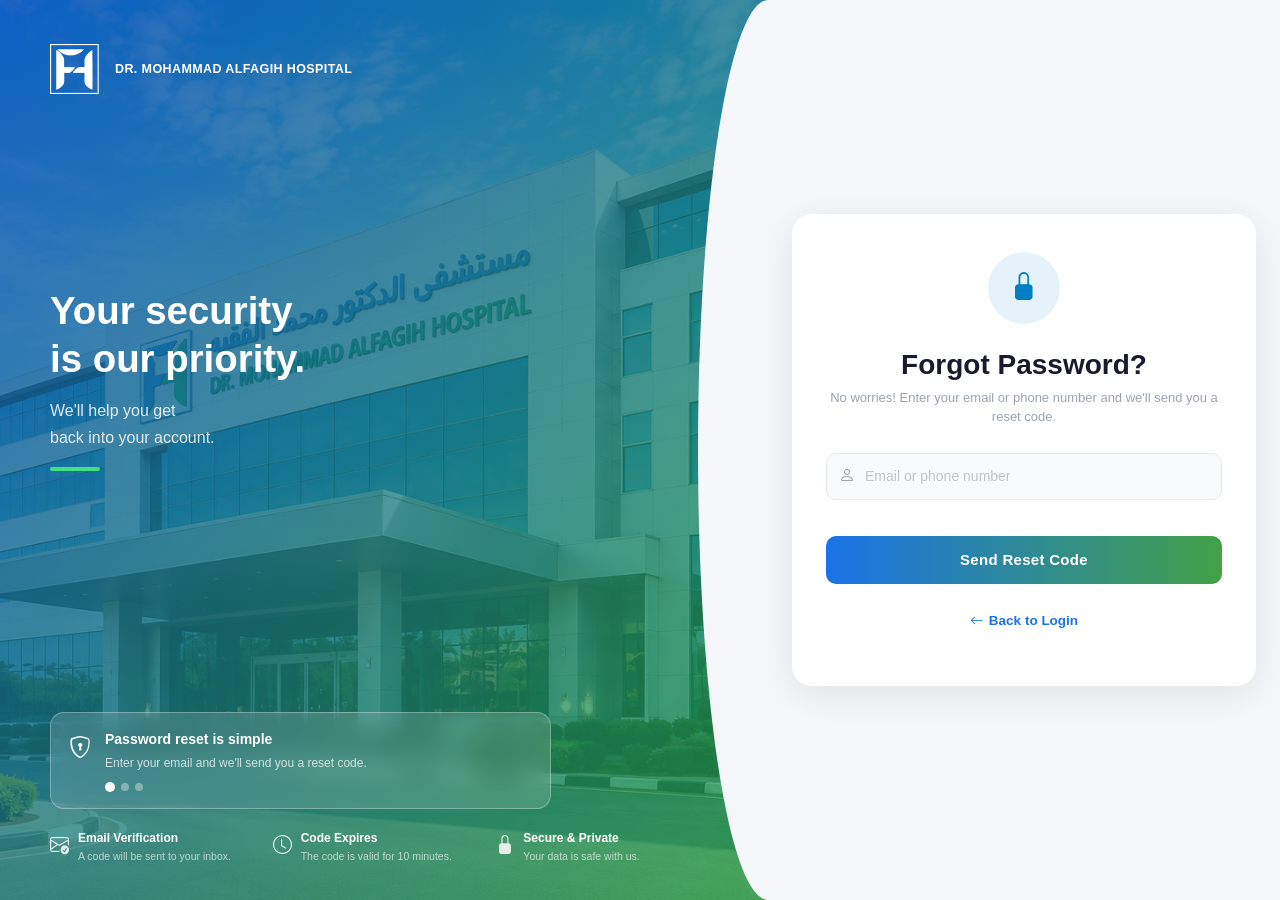
<file: forgot-password.html>
<!DOCTYPE html>
<html lang="en">

<head>
    <meta charset="UTF-8">
    <meta name="viewport" content="width=device-width, initial-scale=1.0">
    <link href="https://cdn.jsdelivr.net/npm/bootstrap@5.3.3/dist/css/bootstrap.min.css" rel="stylesheet">
    <link rel="stylesheet" href="https://cdnjs.cloudflare.com/ajax/libs/font-awesome/6.5.1/css/all.min.css">
    <link rel="stylesheet" href="https://cdn.jsdelivr.net/npm/bootstrap-icons@1.11.3/font/bootstrap-icons.min.css">
    <link rel="stylesheet" href="./logstyle.css">
    <link rel="stylesheet" href="./forgot.css">
    <title>Forgot Password - Alfagih Hospital</title>
</head>

<body>

    <div class="login-wrapper">

        <!-- ══ LEFT PANEL (same as login) ══ -->
        <div class="left-panel d-none d-lg-flex flex-column justify-content-between">

            <div class="logo-section d-flex align-items-center gap-3">
                <img src="./media/origin icon.png" alt="Hospital Logo" class="logo-img">
                <div class="brand-titles">
                    <h1 class="brand-en m-0">DR. MOHAMMAD ALFAGIH HOSPITAL</h1>
                </div>
            </div>

            <div class="hero-content mb-5">
                <h2 class="hero-title fw-bold">
                    Your security<br>is our priority.
                </h2>
                <p class="hero-sub">We'll help you get<br>back into your account.</p>
                <div class="hero-underline"></div>
            </div>

            <div class="bottom-section">
                <div class="info-card">
                    <i class="bi bi-shield-lock info-card-icon"></i>
                    <div>
                        <p class="info-card-title">Password reset is simple</p>
                        <p class="info-card-sub">Enter your email and we'll send you a reset code.</p>
                        <div class="info-dots">
                            <span class="dot dot-active"></span>
                            <span class="dot"></span>
                            <span class="dot"></span>
                        </div>
                    </div>
                </div>

                <div class="stats-row">
                    <div class="stat-item">
                        <i class="bi bi-envelope-check stat-icon"></i>
                        <div>
                            <p class="stat-label">Email Verification</p>
                            <p class="stat-desc">A code will be sent to your inbox.</p>
                        </div>
                    </div>
                    <div class="stat-item">
                        <i class="bi bi-clock stat-icon"></i>
                        <div>
                            <p class="stat-label">Code Expires</p>
                            <p class="stat-desc">The code is valid for 10 minutes.</p>
                        </div>
                    </div>
                    <div class="stat-item">
                        <i class="bi bi-lock-fill stat-icon"></i>
                        <div>
                            <p class="stat-label">Secure & Private</p>
                            <p class="stat-desc">Your data is safe with us.</p>
                        </div>
                    </div>
                </div>
            </div>

        </div>

        <!-- ══ RIGHT PANEL ══ -->
        <div class="right-panel d-flex align-items-center justify-content-center">
            <div class="login-card forgot-card">

                <!-- Icon -->
                <div class="forgot-icon-wrap mx-auto mb-4">
                    <i class="bi bi-lock-fill"></i>
                </div>

                <h2 class="card-title">Forgot Password?</h2>
                <p class="card-sub">No worries! Enter your email or phone number and we'll send you a reset code.</p>

                <!-- Input -->
                <div class="input-wrap mb-3" style="position:relative; padding-bottom:20px;">
                    <span class="input-icon"><i class="bi bi-person"></i></span>
                    <input type="text" class="login-input" id="forgotIdentifier"
                        placeholder="Email or phone number" autocomplete="off">
                    <p class="field-error-slot" style="
                        position:absolute; bottom:2px; left:4px; margin:0;
                        font-size:11.5px; color:#e53e3e;
                        display:flex; align-items:center; gap:4px;
                    "></p>
                </div>

                <!-- Send button -->
                <button class="btn-signin w-100 mb-3" id="sendCodeBtn">Send Reset Code</button>

                <!-- Back -->
                <p class="text-center mt-2">
                    <a href="login.html" class="forgot-back-link">
                        <i class="bi bi-arrow-left"></i> Back to Login
                    </a>
                </p>

            </div>
        </div>

    </div>

    <script src="https://cdn.jsdelivr.net/npm/bootstrap@5.3.3/dist/js/bootstrap.bundle.min.js"></script>
    <script src="./validation.js"></script>
</body>

</html>
</file>
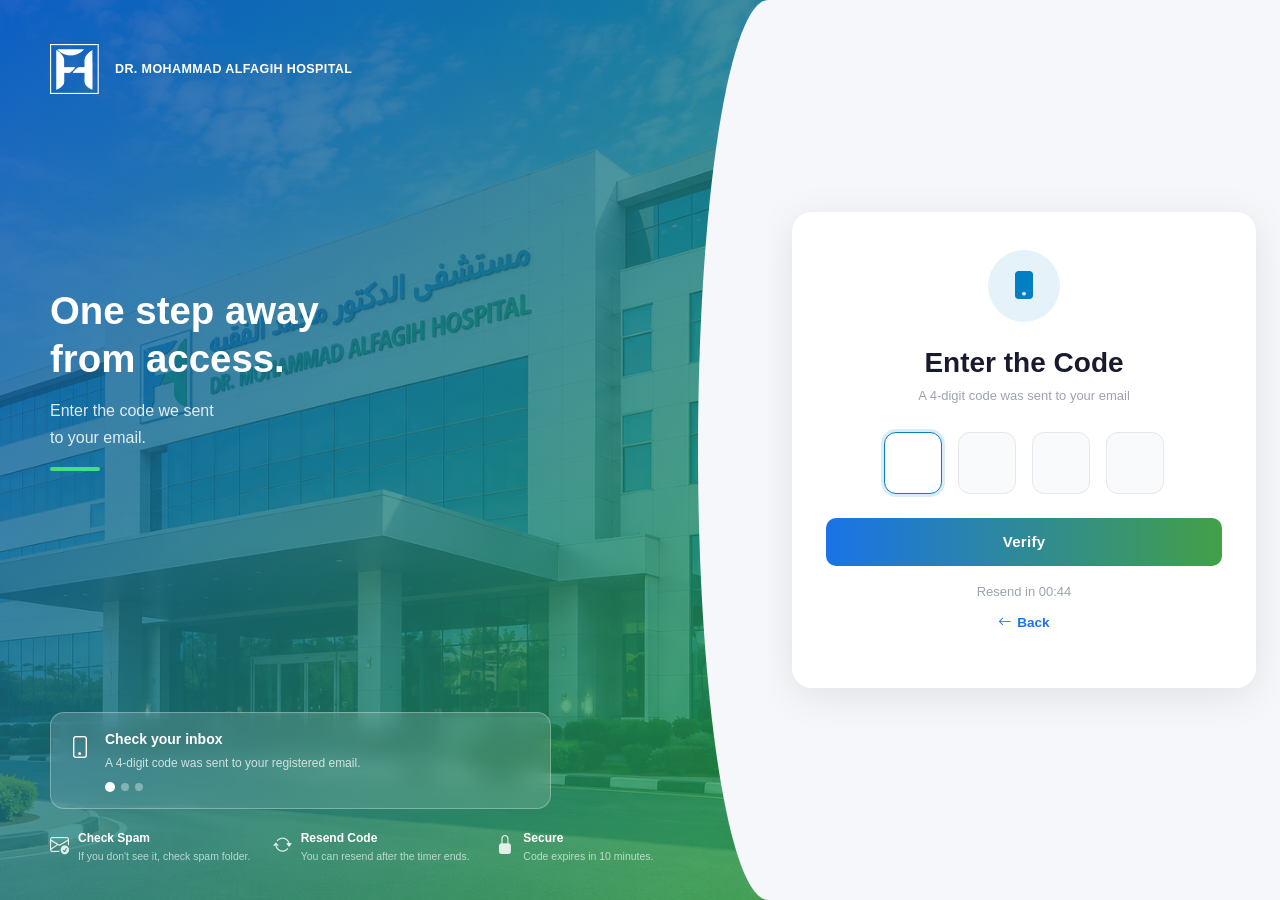
<file: otp.html>
<!DOCTYPE html>
<html lang="en">

<head>
    <meta charset="UTF-8">
    <meta name="viewport" content="width=device-width, initial-scale=1.0">
    <link href="https://cdn.jsdelivr.net/npm/bootstrap@5.3.3/dist/css/bootstrap.min.css" rel="stylesheet">
    <link rel="stylesheet" href="https://cdnjs.cloudflare.com/ajax/libs/font-awesome/6.5.1/css/all.min.css">
    <link rel="stylesheet" href="https://cdn.jsdelivr.net/npm/bootstrap-icons@1.11.3/font/bootstrap-icons.min.css">
    <link rel="stylesheet" href="./logstyle.css">
    <link rel="stylesheet" href="./forgot.css">
    <title>Enter Code - Alfagih Hospital</title>
</head>

<body>

    <div class="login-wrapper">

        <!-- ══ LEFT PANEL ══ -->
        <div class="left-panel d-none d-lg-flex flex-column justify-content-between">

            <div class="logo-section d-flex align-items-center gap-3">
                <img src="./media/origin icon.png" alt="Hospital Logo" class="logo-img">
                <div class="brand-titles">
                    <h1 class="brand-en m-0">DR. MOHAMMAD ALFAGIH HOSPITAL</h1>
                </div>
            </div>

            <div class="hero-content mb-5">
                <h2 class="hero-title fw-bold">
                    One step away<br>from access.
                </h2>
                <p class="hero-sub">Enter the code we sent<br>to your email.</p>
                <div class="hero-underline"></div>
            </div>

            <div class="bottom-section">
                <div class="info-card">
                    <i class="bi bi-phone info-card-icon"></i>
                    <div>
                        <p class="info-card-title">Check your inbox</p>
                        <p class="info-card-sub">A 4-digit code was sent to your registered email.</p>
                        <div class="info-dots">
                            <span class="dot dot-active"></span>
                            <span class="dot"></span>
                            <span class="dot"></span>
                        </div>
                    </div>
                </div>

                <div class="stats-row">
                    <div class="stat-item">
                        <i class="bi bi-envelope-check stat-icon"></i>
                        <div>
                            <p class="stat-label">Check Spam</p>
                            <p class="stat-desc">If you don't see it, check spam folder.</p>
                        </div>
                    </div>
                    <div class="stat-item">
                        <i class="bi bi-arrow-repeat stat-icon"></i>
                        <div>
                            <p class="stat-label">Resend Code</p>
                            <p class="stat-desc">You can resend after the timer ends.</p>
                        </div>
                    </div>
                    <div class="stat-item">
                        <i class="bi bi-lock-fill stat-icon"></i>
                        <div>
                            <p class="stat-label">Secure</p>
                            <p class="stat-desc">Code expires in 10 minutes.</p>
                        </div>
                    </div>
                </div>
            </div>

        </div>

        <!-- ══ RIGHT PANEL ══ -->
        <div class="right-panel d-flex align-items-center justify-content-center">
            <div class="login-card otp-card">

                <!-- Icon -->
                <div class="forgot-icon-wrap mx-auto mb-4">
                    <i class="bi bi-phone-fill"></i>
                </div>

                <h2 class="card-title">Enter the Code</h2>
                <p class="card-sub" id="otpSubText">A 4-digit code was sent to your email</p>

                <!-- 4 OTP boxes -->
                <div class="otp-boxes d-flex justify-content-center gap-3 mb-4">
                    <input class="otp-input" id="otp1" type="text" maxlength="1" inputmode="numeric">
                    <input class="otp-input" id="otp2" type="text" maxlength="1" inputmode="numeric">
                    <input class="otp-input" id="otp3" type="text" maxlength="1" inputmode="numeric">
                    <input class="otp-input" id="otp4" type="text" maxlength="1" inputmode="numeric">
                </div>

                <!-- Error message -->
                <p id="otpError" class="otp-error-msg mb-3" style="display:none;">
                    <i class="bi bi-exclamation-circle-fill"></i>
                    <span id="otpErrorText">Incorrect code. Please try again.</span>
                </p>

                <!-- Verify button -->
                <button class="btn-signin w-100 mb-3" id="verifyBtn">Verify</button>

                <!-- Resend row -->
                <p class="text-center resend-row">
                    <span id="resendTimer" class="resend-timer">Resend in <span id="timerCount">00:45</span></span>
                    <a href="#" id="resendLink" class="resend-link" style="display:none;">Resend</a>
                </p>

                <!-- Back -->
                <p class="text-center mt-2">
                    <a href="forgot-password.html" class="forgot-back-link">
                        <i class="bi bi-arrow-left"></i> Back
                    </a>
                </p>

            </div>
        </div>

    </div>

    <script src="https://cdn.jsdelivr.net/npm/bootstrap@5.3.3/dist/js/bootstrap.bundle.min.js"></script>
    <script src="./validation.js"></script>
</body>

</html>
</file>
<file: logstyle.css>
*, *::before, *::after {
    margin: 0;
    padding: 0;
    box-sizing: border-box;
}

html, body {
    height: 100%;
    font-family: "Segoe UI", Tahoma, Geneva, Verdana, sans-serif;
}

/* ══════════════════════════════
   PAGE WRAPPER
══════════════════════════════ */
.login-wrapper {
    display: flex;
    width: 100vw;
    height: 100vh;
    overflow: hidden;
}

/* ══════════════════════════════
   LEFT PANEL
══════════════════════════════ */
.left-panel {
    /* نفس الـ gradient بتاعك فوق الصورة */
    background:
        linear-gradient(
            135deg,
            rgba(15, 82, 186, 0.82) 0%,
            rgba(40, 167, 69, 0.75) 100%
        ),
        url('./media/ChatGPT\ Image\ Aug\ 11\,\ 2026\,\ 08_15_55\ PM.png');
    background-size: cover;
    background-position: center;
    background-repeat: no-repeat;

    flex: 0 0 60%;
    max-width: 60%;
    padding: 44px 50px 36px 50px;
    position: relative;
    color: #ffffff;
    overflow: hidden;
}

/* الـ curve اليمين اللي بتغطي الـ right panel */
.left-panel::after {
    content: '';
    position: absolute;
    top: 0;
    right: -70px;
    width: 140px;
    height: 100%;
    background: #f5f7fa;
    border-radius: 50% 0 0 50% / 50% 0 0 50%;
    z-index: 2;
}

/* ── Logo ── */
.logo-img {
    height: 50px;
    width: auto;
    filter: brightness(0) invert(1);
}

.brand-en {
    font-size: 12.5px;
    font-weight: 700;
    color: #ffffff;
    letter-spacing: 0.4px;
    line-height: 1.3;
}

/* ── Hero Text ── */
.hero-content {
    position: relative;
    z-index: 1;
}

.hero-title {
    font-size: 2.4rem;
    line-height: 1.25;
    color: #ffffff;
    margin-bottom: 14px;
}

.hero-sub {
    font-size: 1rem;
    color: rgba(255,255,255,0.85);
    line-height: 1.7;
    margin-bottom: 16px;
}

.hero-underline {
    width: 50px;
    height: 4px;
    background-color: #43e07d;
    border-radius: 2px;
}

/* ── Bottom Section ── */
.bottom-section {
    position: relative;
    z-index: 1;
}

/* Info Card */
.info-card {
    display: flex;
    align-items: flex-start;
    gap: 14px;
    width: 75%;
    background: rgba(255,255,255,0.15);
    backdrop-filter: blur(10px);
    -webkit-backdrop-filter: blur(10px);
    border: 1px solid rgba(255,255,255,0.3);
    border-radius: 14px;
    padding: 16px 18px;
    margin-bottom: 20px;
    color: #ffffff;
}

.info-card-icon {
    font-size: 22px;
    color: #ffffff;
    margin-top: 2px;
    flex-shrink: 0;
}

.info-card-title {
    font-size: 14px;
    font-weight: 700;
    margin: 0 0 4px 0;
}

.info-card-sub {
    font-size: 12px;
    color: rgba(255,255,255,0.75);
    margin: 0 0 10px 0;
}

.info-dots {
    display: flex;
    gap: 6px;
    align-items: center;
}

.dot {
    width: 8px;
    height: 8px;
    border-radius: 50%;
    background: rgba(255,255,255,0.35);
    display: inline-block;
}

.dot-active {
    background: #ffffff;
    width: 10px;
    height: 10px;
}

/* Stats Row */
.stats-row {
    display: flex;
    gap: 0;
    justify-content: space-between;
}

.stat-item {
    display: flex;
    align-items: flex-start;
    gap: 9px;
    color: rgba(255,255,255,0.9);
    flex: 1;
}

.stat-icon {
    font-size: 19px;
    margin-top: 2px;
    flex-shrink: 0;
    color: rgba(255,255,255,0.85);
}

.stat-label {
    font-size: 12px;
    font-weight: 700;
    margin: 0 0 2px 0;
    color: #ffffff;
}

.stat-desc {
    font-size: 10.5px;
    color: rgba(255,255,255,0.65);
    margin: 0;
    line-height: 1.4;
}

/* ══════════════════════════════
   RIGHT PANEL
══════════════════════════════ */
.right-panel {
    flex: 0 0 40%;
    max-width: 40%;
    background-color: #f5f7fa;
    padding: 40px 24px;
}

/* ══════════════════════════════
   LOGIN CARD
══════════════════════════════ */
.login-card {
    background: #ffffff;
    border-radius: 20px;
    padding: 38px 34px;
    width: 100%;
    max-width: 500px;
    box-shadow: 0 8px 40px rgba(0,0,0,0.09);
}

.card-title {
    font-size: 1.75rem;
    font-weight: 700;
    color: #1a1a2e;
    margin-bottom: 6px;
    text-align: center;
}

.card-sub {
    font-size: 13px;
    color: #9ca3af;
    text-align: center;
    margin-bottom: 26px;
}

/* ── Inputs ── */
.input-wrap {
    position: relative;
    display: flex;
    align-items: center;
}

.input-icon {
    position: absolute;
    left: 13px;
    color: #9ca3af;
    font-size: 16px;
    display: flex;
    align-items: center;
    pointer-events: none;
    z-index: 1;
}

.login-input {
    width: 100%;
    border: 1.5px solid #e5e7eb;
    border-radius: 10px;
    padding: 12px 40px 12px 38px;
    font-size: 14px;
    color: #374151;
    background-color: #f9fafb;
    outline: none;
    transition: border-color 0.2s, box-shadow 0.2s;
    font-family: "Segoe UI", Tahoma, Geneva, Verdana, sans-serif;
}

.login-input::placeholder {
    color: #c4c4c4;
}

.login-input:focus {
    border-color: #007fc5;
    box-shadow: 0 0 0 3px rgba(0,127,197,0.1);
    background-color: #ffffff;
}

.eye-btn {
    position: absolute;
    right: 12px;
    background: none;
    border: none;
    color: #9ca3af;
    font-size: 16px;
    cursor: pointer;
    display: flex;
    align-items: center;
    padding: 0;
    transition: color 0.2s;
}

.eye-btn:hover { color: #007fc5; }

/* ── Checkbox ── */
.remember-check {
    border-color: #d1d5db;
    width: 15px;
    height: 15px;
    cursor: pointer;
    flex-shrink: 0;
}

.remember-check:checked {
    background-color: #007fc5;
    border-color: #007fc5;
}

.remember-label {
    font-size: 13px;
    color: #6b7280;
    cursor: pointer;
    margin: 0;
}

/* ── Forgot ── */
.forgot-link {
    font-size: 13px;
    color: #007fc5;
    text-decoration: none;
    font-weight: 500;
}

.forgot-link:hover { text-decoration: underline; }

/* ── Sign In Button ── */
.btn-signin {
    background: linear-gradient(90deg, #1a73e8 0%, #43a047 100%);
    color: #ffffff;
    border: none;
    border-radius: 10px;
    padding: 13px;
    font-size: 15px;
    font-weight: 600;
    cursor: pointer;
    transition: opacity 0.2s, transform 0.15s;
    letter-spacing: 0.3px;
    font-family: "Segoe UI", Tahoma, Geneva, Verdana, sans-serif;
}

.btn-signin:hover {
    opacity: 0.91;
    transform: translateY(-1px);
}

.btn-signin:active { transform: translateY(0); }

/* ── Divider ── */
.or-divider {
    display: flex;
    align-items: center;
    gap: 10px;
    margin: 16px 0;
    color: #9ca3af;
    font-size: 13px;
}

.or-divider::before,
.or-divider::after {
    content: '';
    flex: 1;
    height: 1px;
    background-color: #e5e7eb;
}

/* ── Social Buttons ── */
.social-row {
    display: flex;
    justify-content: center;
    gap: 14px;
    margin-bottom: 20px;
}

.social-btn {
    width: 54px;
    height: 48px;
    border: 1.5px solid #e5e7eb;
    border-radius: 10px;
    background: #f9fafb;
    display: flex;
    align-items: center;
    justify-content: center;
    cursor: pointer;
    transition: border-color 0.2s, box-shadow 0.2s, background 0.2s;
}

.social-btn:hover {
    border-color: #007fc5;
    background: #ffffff;
    box-shadow: 0 2px 10px rgba(0,127,197,0.12);
}

/* ── Sign Up ── */
.signup-text {
    text-align: center;
    font-size: 13.5px;
    color: #6b7280;
    margin: 0;
}

.signup-link {
    color: #1a73e8;
    font-weight: 600;
    text-decoration: none;
    display: inline-flex;
    align-items: center;
    gap: 4px;
    transition: gap 0.2s;
}

.signup-link:hover {
    gap: 8px;
    color: #0d5cc5;
}

/* ══════════════════════════════
   RESPONSIVE
══════════════════════════════ */

/* Tablet: نص-نص */
@media (max-width: 991.98px) {
    html, body { height: auto; }

    .login-wrapper {
        flex-direction: column;
        height: auto;
        min-height: 100vh;
        overflow: auto;
    }

    .left-panel {
        flex: none;
        max-width: 100%;
        width: 100%;
        min-height: 300px;
        padding: 36px 30px;
        border-radius: 0 0 30px 30px;
    }

    .left-panel::after { display: none; }

    .hero-title { font-size: 1.9rem; }

    .stats-row {
        flex-wrap: wrap;
        gap: 14px;
    }

    .stat-item { flex: 1 1 40%; }

    .right-panel {
        flex: none;
        max-width: 100%;
        width: 100%;
        padding: 40px 20px;
    }

    .login-card {
        max-width: 480px;
        margin: 0 auto;
    }
}

/* Mobile */
@media (max-width: 575.98px) {
    .left-panel {
        min-height: 260px;
        padding: 28px 20px;
    }

    .hero-title { font-size: 1.6rem; }

    .hero-sub { font-size: 0.9rem; }

    .info-card { padding: 12px 14px; }

    .stats-row { gap: 10px; }

    .stat-item { flex: 1 1 100%; }

    .login-card { padding: 28px 20px; }

    .card-title { font-size: 1.5rem; }
}
</file>
<file: forgot.css>
/* ══════════════════════════════
   FORGOT PASSWORD & OTP PAGES
   Uses logstyle.css as base
══════════════════════════════ */

/* ── Shared card tweaks ── */
.forgot-card,
.otp-card {
    text-align: center;
}

/* ── Lock / Phone icon circle ── */
.forgot-icon-wrap {
    width: 72px;
    height: 72px;
    border-radius: 50%;
    background: rgba(0, 127, 197, 0.1);
    display: flex;
    align-items: center;
    justify-content: center;
    font-size: 28px;
    color: #007fc5;
}

/* ── Back link ── */
.forgot-back-link {
    font-size: 13.5px;
    color: #1a73e8;
    font-weight: 600;
    text-decoration: none;
    display: inline-flex;
    align-items: center;
    gap: 5px;
    transition: gap 0.2s;
}

.forgot-back-link:hover {
    gap: 9px;
    color: #0d5cc5;
}

/* ══════════════════════════════
   OTP BOXES
══════════════════════════════ */
.otp-input {
    width: 58px;
    height: 62px;
    border: 1.5px solid #e5e7eb;
    border-radius: 12px;
    text-align: center;
    font-size: 1.5rem;
    font-weight: 700;
    color: #1a1a2e;
    background: #f9fafb;
    outline: none;
    transition: border-color 0.2s, box-shadow 0.2s, background 0.2s;
    font-family: "Segoe UI", Tahoma, Geneva, Verdana, sans-serif;
    /* hide browser number arrows */
    -moz-appearance: textfield;
}

.otp-input::-webkit-outer-spin-button,
.otp-input::-webkit-inner-spin-button {
    -webkit-appearance: none;
}

.otp-input:focus {
    border-color: #007fc5;
    box-shadow: 0 0 0 3px rgba(0, 127, 197, 0.15);
    background: #ffffff;
}

.otp-input.otp-filled {
    border-color: #007fc5;
    background: #e8f4fd;
    color: #007fc5;
}

.otp-input.otp-error {
    border-color: #e53e3e;
    background: #fff5f5;
    color: #e53e3e;
    box-shadow: 0 0 0 3px rgba(229, 62, 62, 0.12);
}

/* ── Error message ── */
.otp-error-msg {
    color: #e53e3e;
    font-size: 12.5px;
    display: flex;
    align-items: center;
    justify-content: center;
    gap: 5px;
    margin: 0;
}

/* ── Resend row ── */
.resend-row {
    font-size: 13px;
    color: #9ca3af;
    margin: 0;
}

.resend-timer {
    color: #9ca3af;
    font-size: 13px;
}

.resend-link {
    color: #1a73e8;
    font-weight: 600;
    text-decoration: none;
    font-size: 13px;
}

.resend-link:hover {
    text-decoration: underline;
}

/* ── Responsive: smaller boxes on mobile ── */
@media (max-width: 400px) {
    .otp-input {
        width: 48px;
        height: 52px;
        font-size: 1.2rem;
    }
}
</file>
